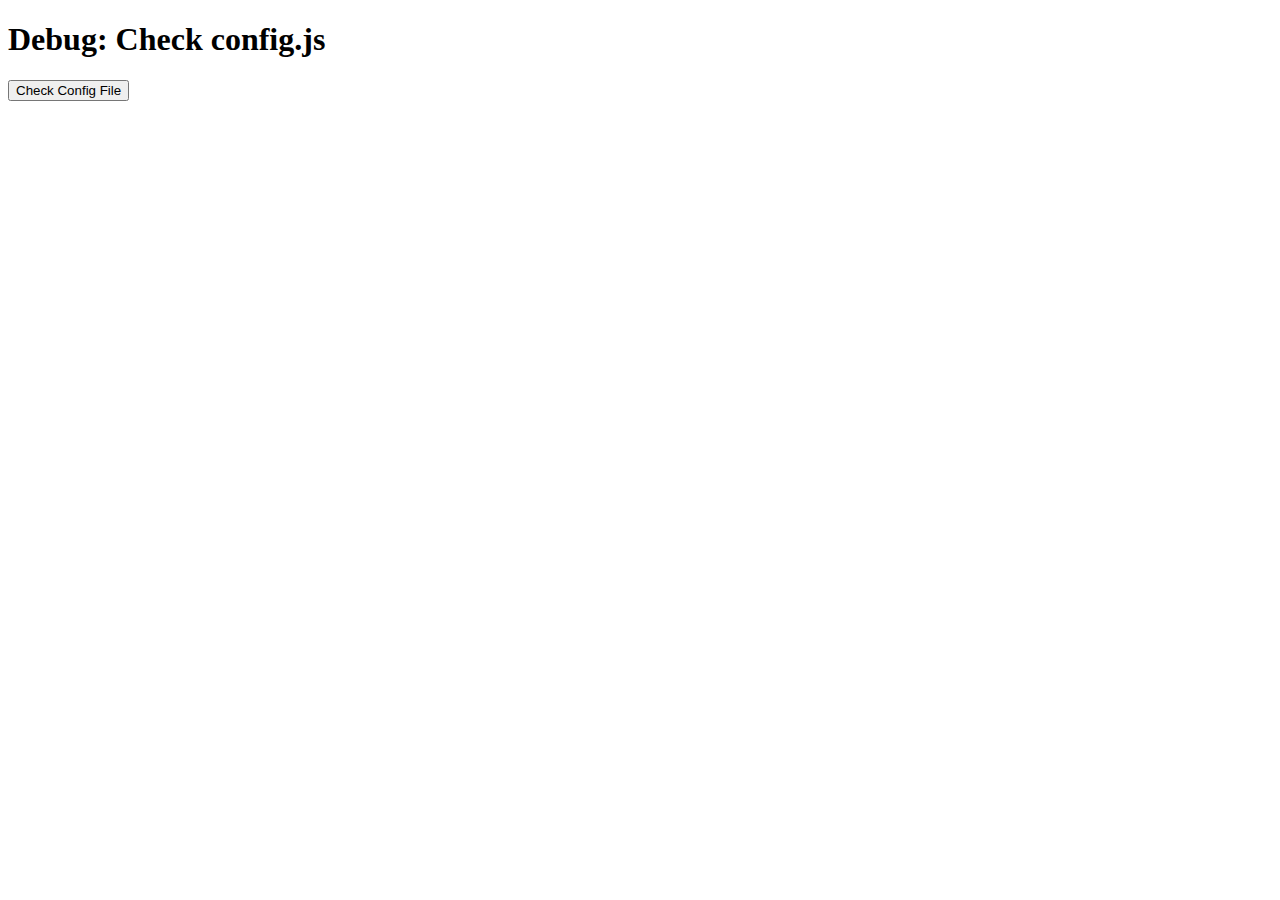
<file: debug-config.html>
<!DOCTYPE html>
<html>
<head>
    <title>Debug Config</title>
</head>
<body>
    <h1>Debug: Check config.js</h1>
    <div id="result"></div>
    <button onclick="checkConfig()">Check Config File</button>
    
    <script>
        function checkConfig() {
            fetch('./config.js')
                .then(response => response.text())
                .then(data => {
                    document.getElementById('result').innerHTML = `
                        <h3>config.js content:</h3>
                        <pre>${data}</pre>
                    `;
                })
                .catch(error => {
                    document.getElementById('result').innerHTML = `
                        <h3>Error loading config.js:</h3>
                        <pre>${error}</pre>
                    `;
                });
        }
        
        // Auto-check on load
        setTimeout(checkConfig, 1000);
    </script>
</body>
</html>
</file>
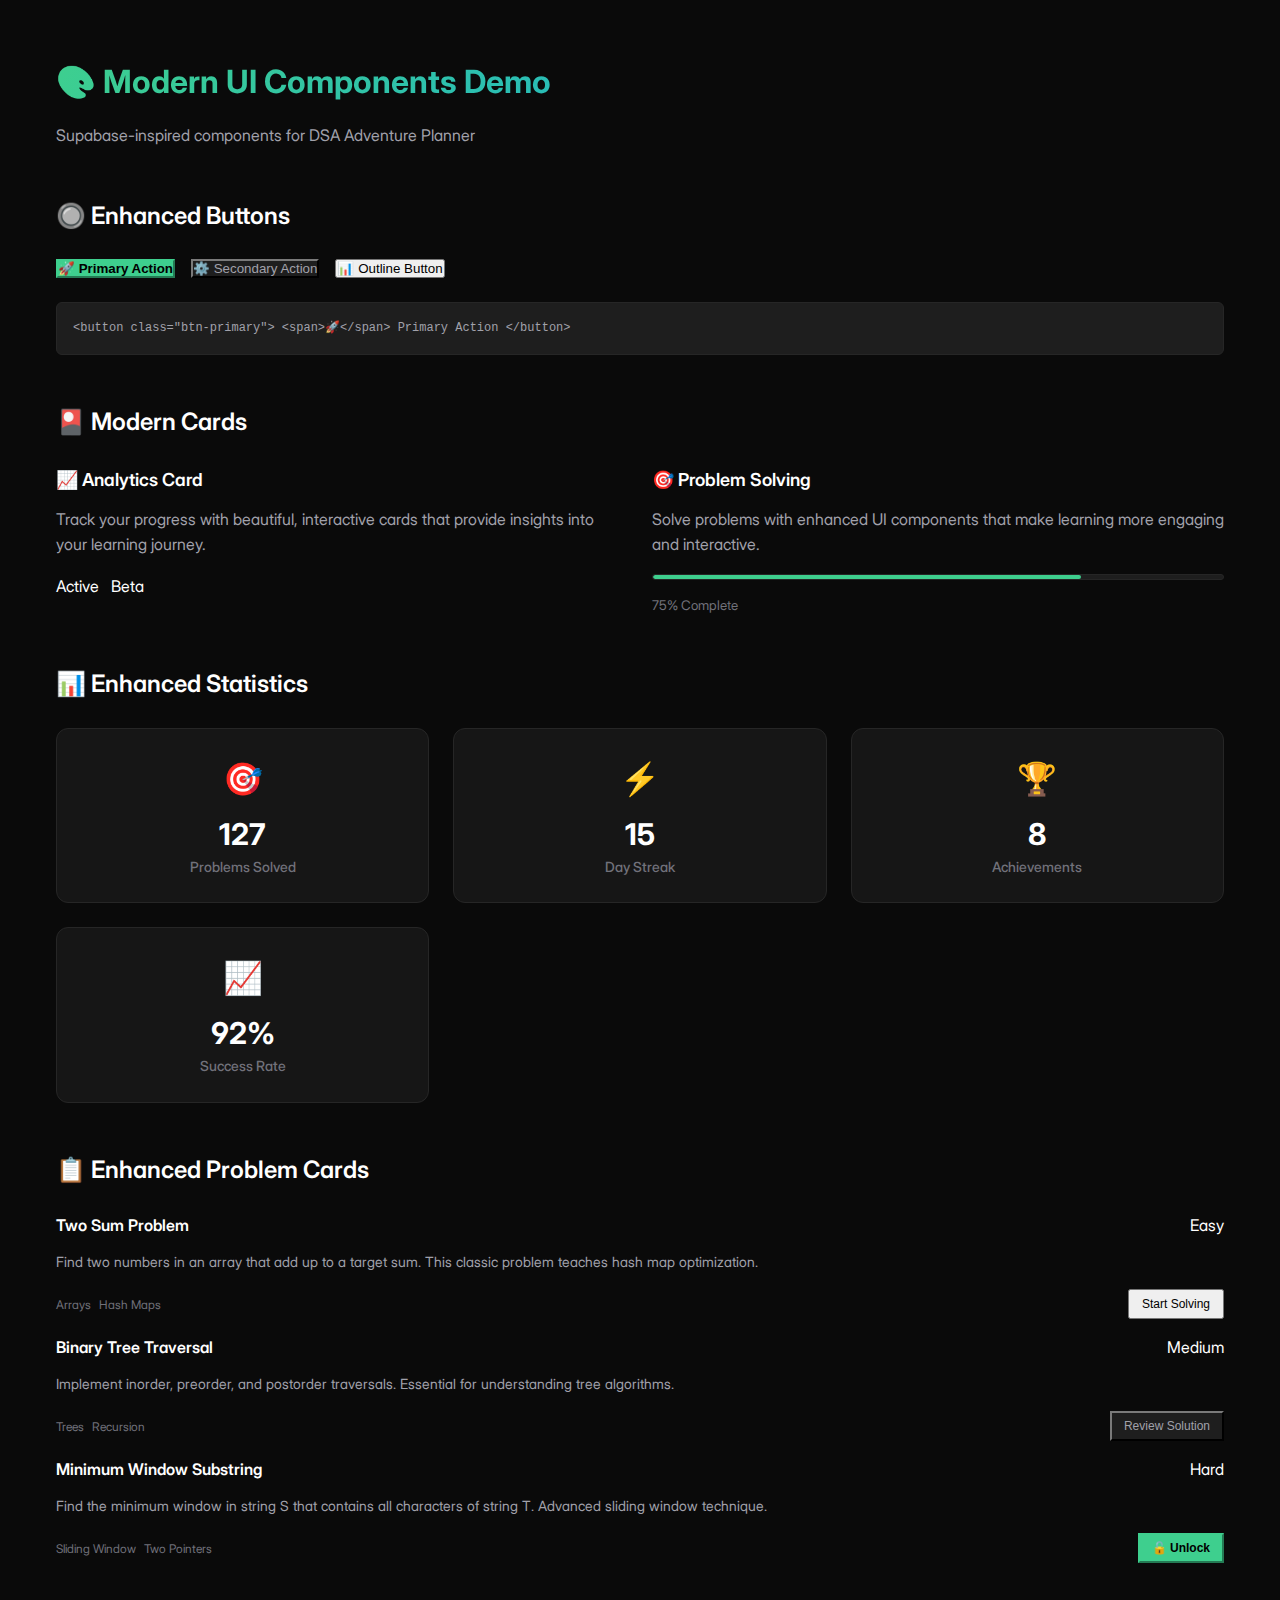
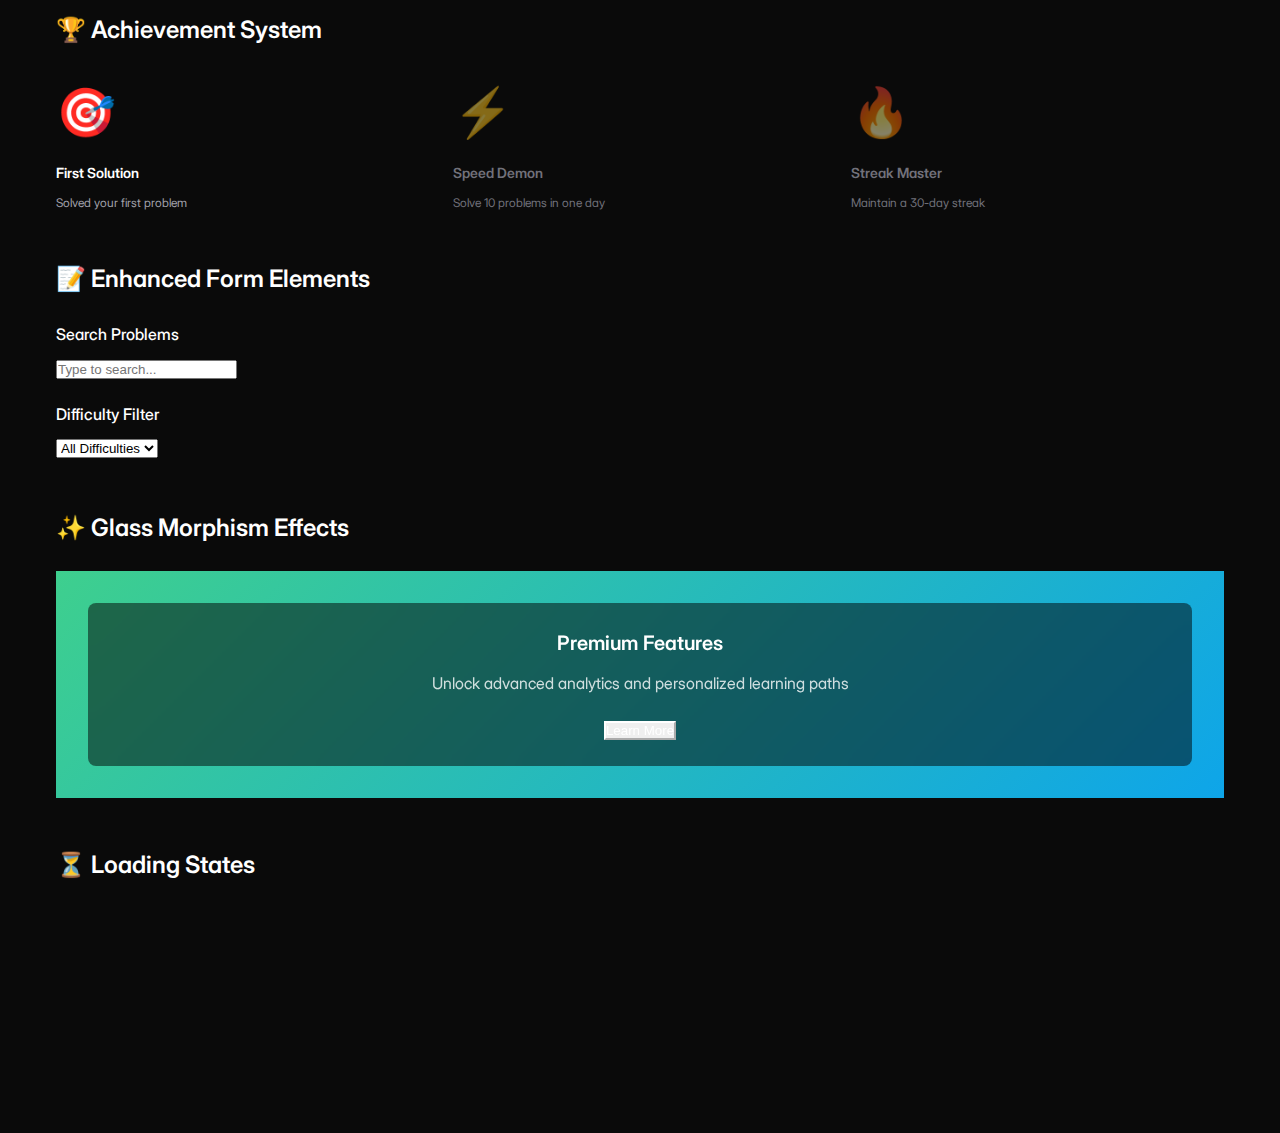
<file: modern-ui-demo.html>
<!DOCTYPE html>
<html lang="en">
<head>
    <meta charset="UTF-8">
    <meta name="viewport" content="width=device-width, initial-scale=1.0">
    <title>DSA Adventure Planner - Modern UI Demo</title>
    <link rel="stylesheet" href="src/css/styles-supabase.css">
    <link rel="stylesheet" href="video-styles.css">
    <style>
        body {
            padding: 40px;
            background: var(--bg-primary);
            color: var(--text-primary);
            font-family: 'Inter', -apple-system, BlinkMacSystemFont, sans-serif;
        }
        
        .demo-section {
            margin-bottom: 48px;
        }
        
        .demo-title {
            font-size: 24px;
            font-weight: 600;
            margin-bottom: 24px;
            color: var(--text-primary);
        }
        
        .demo-grid {
            display: grid;
            grid-template-columns: repeat(auto-fit, minmax(300px, 1fr));
            gap: 24px;
            margin-bottom: 32px;
        }
        
        .component-showcase {
            display: flex;
            flex-wrap: wrap;
            gap: 16px;
            margin-bottom: 24px;
        }
        
        .code-preview {
            background: var(--bg-surface);
            border: 1px solid var(--border-primary);
            border-radius: var(--radius-md);
            padding: 16px;
            font-family: 'Monaco', 'Menlo', monospace;
            font-size: 12px;
            color: var(--text-secondary);
            overflow-x: auto;
        }
    </style>
</head>
<body data-theme="dark">
    <div class="container">
        <h1 style="font-size: 32px; font-weight: 700; margin-bottom: 16px; background: linear-gradient(135deg, var(--primary-color), var(--accent-color)); -webkit-background-clip: text; -webkit-text-fill-color: transparent;">
            🎨 Modern UI Components Demo
        </h1>
        <p style="color: var(--text-secondary); margin-bottom: 48px; font-size: 16px;">
            Supabase-inspired components for DSA Adventure Planner
        </p>

        <!-- Enhanced Buttons -->
        <div class="demo-section">
            <h2 class="demo-title">🔘 Enhanced Buttons</h2>
            <div class="component-showcase">
                <button class="btn-primary">
                    <span>🚀</span> Primary Action
                </button>
                <button class="btn-secondary">
                    <span>⚙️</span> Secondary Action
                </button>
                <button class="btn-outline">
                    <span>📊</span> Outline Button
                </button>
            </div>
            <div class="code-preview">
&lt;button class="btn-primary"&gt;
    &lt;span&gt;🚀&lt;/span&gt; Primary Action
&lt;/button&gt;
            </div>
        </div>

        <!-- Modern Cards -->
        <div class="demo-section">
            <h2 class="demo-title">🎴 Modern Cards</h2>
            <div class="demo-grid">
                <div class="modern-card">
                    <h3 style="font-size: 18px; font-weight: 600; margin-bottom: 12px; color: var(--text-primary);">
                        📈 Analytics Card
                    </h3>
                    <p style="color: var(--text-secondary); margin-bottom: 16px;">
                        Track your progress with beautiful, interactive cards that provide insights into your learning journey.
                    </p>
                    <div style="display: flex; gap: 12px;">
                        <span class="badge success">Active</span>
                        <span class="badge warning">Beta</span>
                    </div>
                </div>
                
                <div class="modern-card">
                    <h3 style="font-size: 18px; font-weight: 600; margin-bottom: 12px; color: var(--text-primary);">
                        🎯 Problem Solving
                    </h3>
                    <p style="color: var(--text-secondary); margin-bottom: 16px;">
                        Solve problems with enhanced UI components that make learning more engaging and interactive.
                    </p>
                    <div class="progress-bar" style="margin-bottom: 12px;">
                        <div class="progress-fill" style="width: 75%;"></div>
                    </div>
                    <small style="color: var(--text-muted);">75% Complete</small>
                </div>
            </div>
        </div>

        <!-- Enhanced Stats -->
        <div class="demo-section">
            <h2 class="demo-title">📊 Enhanced Statistics</h2>
            <div class="demo-grid">
                <div class="stat-card">
                    <div style="font-size: 32px; margin-bottom: 12px;">🎯</div>
                    <div class="stat-number">127</div>
                    <div class="stat-label">Problems Solved</div>
                </div>
                
                <div class="stat-card">
                    <div style="font-size: 32px; margin-bottom: 12px;">⚡</div>
                    <div class="stat-number">15</div>
                    <div class="stat-label">Day Streak</div>
                </div>
                
                <div class="stat-card">
                    <div style="font-size: 32px; margin-bottom: 12px;">🏆</div>
                    <div class="stat-number">8</div>
                    <div class="stat-label">Achievements</div>
                </div>
                
                <div class="stat-card">
                    <div style="font-size: 32px; margin-bottom: 12px;">📈</div>
                    <div class="stat-number">92%</div>
                    <div class="stat-label">Success Rate</div>
                </div>
            </div>
        </div>

        <!-- Problem Cards -->
        <div class="demo-section">
            <h2 class="demo-title">📋 Enhanced Problem Cards</h2>
            <div style="display: grid; gap: 16px;">
                <div class="problem-card easy">
                    <div style="display: flex; justify-content: space-between; align-items: start; margin-bottom: 12px;">
                        <h4 style="font-size: 16px; font-weight: 600; color: var(--text-primary); margin: 0;">
                            Two Sum Problem
                        </h4>
                        <span class="badge success">Easy</span>
                    </div>
                    <p style="color: var(--text-secondary); margin-bottom: 16px; font-size: 14px;">
                        Find two numbers in an array that add up to a target sum. This classic problem teaches hash map optimization.
                    </p>
                    <div style="display: flex; justify-content: space-between; align-items: center;">
                        <div style="display: flex; gap: 8px;">
                            <span style="font-size: 12px; color: var(--text-muted);">Arrays</span>
                            <span style="font-size: 12px; color: var(--text-muted);">Hash Maps</span>
                        </div>
                        <button class="btn-outline" style="padding: 6px 12px; font-size: 12px;">
                            Start Solving
                        </button>
                    </div>
                </div>
                
                <div class="problem-card medium solved">
                    <div style="display: flex; justify-content: space-between; align-items: start; margin-bottom: 12px;">
                        <h4 style="font-size: 16px; font-weight: 600; color: var(--text-primary); margin: 0;">
                            Binary Tree Traversal
                        </h4>
                        <span class="badge warning">Medium</span>
                    </div>
                    <p style="color: var(--text-secondary); margin-bottom: 16px; font-size: 14px;">
                        Implement inorder, preorder, and postorder traversals. Essential for understanding tree algorithms.
                    </p>
                    <div style="display: flex; justify-content: space-between; align-items: center;">
                        <div style="display: flex; gap: 8px;">
                            <span style="font-size: 12px; color: var(--text-muted);">Trees</span>
                            <span style="font-size: 12px; color: var(--text-muted);">Recursion</span>
                        </div>
                        <button class="btn-secondary" style="padding: 6px 12px; font-size: 12px;">
                            Review Solution
                        </button>
                    </div>
                </div>
                
                <div class="problem-card hard">
                    <div style="display: flex; justify-content: space-between; align-items: start; margin-bottom: 12px;">
                        <h4 style="font-size: 16px; font-weight: 600; color: var(--text-primary); margin: 0;">
                            Minimum Window Substring
                        </h4>
                        <span class="badge error">Hard</span>
                    </div>
                    <p style="color: var(--text-secondary); margin-bottom: 16px; font-size: 14px;">
                        Find the minimum window in string S that contains all characters of string T. Advanced sliding window technique.
                    </p>
                    <div style="display: flex; justify-content: space-between; align-items: center;">
                        <div style="display: flex; gap: 8px;">
                            <span style="font-size: 12px; color: var(--text-muted);">Sliding Window</span>
                            <span style="font-size: 12px; color: var(--text-muted);">Two Pointers</span>
                        </div>
                        <button class="btn-primary" style="padding: 6px 12px; font-size: 12px;">
                            🔓 Unlock
                        </button>
                    </div>
                </div>
            </div>
        </div>

        <!-- Achievement Cards -->
        <div class="demo-section">
            <h2 class="demo-title">🏆 Achievement System</h2>
            <div class="demo-grid">
                <div class="achievement-card unlocked">
                    <div style="font-size: 48px; margin-bottom: 12px;">🎯</div>
                    <h4 style="font-size: 14px; font-weight: 600; margin-bottom: 8px; color: var(--text-primary);">
                        First Solution
                    </h4>
                    <p style="font-size: 12px; color: var(--text-secondary); margin: 0;">
                        Solved your first problem
                    </p>
                </div>
                
                <div class="achievement-card">
                    <div style="font-size: 48px; margin-bottom: 12px; opacity: 0.5;">⚡</div>
                    <h4 style="font-size: 14px; font-weight: 600; margin-bottom: 8px; color: var(--text-muted);">
                        Speed Demon
                    </h4>
                    <p style="font-size: 12px; color: var(--text-muted); margin: 0;">
                        Solve 10 problems in one day
                    </p>
                </div>
                
                <div class="achievement-card">
                    <div style="font-size: 48px; margin-bottom: 12px; opacity: 0.5;">🔥</div>
                    <h4 style="font-size: 14px; font-weight: 600; margin-bottom: 8px; color: var(--text-muted);">
                        Streak Master
                    </h4>
                    <p style="font-size: 12px; color: var(--text-muted); margin: 0;">
                        Maintain a 30-day streak
                    </p>
                </div>
            </div>
        </div>

        <!-- Form Components -->
        <div class="demo-section">
            <h2 class="demo-title">📝 Enhanced Form Elements</h2>
            <div style="max-width: 400px;">
                <div style="margin-bottom: 20px;">
                    <label style="display: block; margin-bottom: 8px; font-weight: 500; color: var(--text-primary);">
                        Search Problems
                    </label>
                    <input class="form-input" type="text" placeholder="Type to search..." />
                </div>
                
                <div style="margin-bottom: 20px;">
                    <label style="display: block; margin-bottom: 8px; font-weight: 500; color: var(--text-primary);">
                        Difficulty Filter
                    </label>
                    <select class="form-input">
                        <option>All Difficulties</option>
                        <option>Easy</option>
                        <option>Medium</option>
                        <option>Hard</option>
                    </select>
                </div>
            </div>
        </div>

        <!-- Glass Effect Demo -->
        <div class="demo-section">
            <h2 class="demo-title">✨ Glass Morphism Effects</h2>
            <div class="glass-effect" style="padding: 32px; text-align: center; background-image: linear-gradient(135deg, var(--primary-color), var(--accent-color));">
                <div style="background: rgba(0, 0, 0, 0.5); padding: 24px; border-radius: var(--radius-lg); backdrop-filter: blur(10px);">
                    <h3 style="color: white; margin-bottom: 12px; font-size: 20px; font-weight: 600;">
                        Premium Features
                    </h3>
                    <p style="color: rgba(255, 255, 255, 0.8); margin-bottom: 20px;">
                        Unlock advanced analytics and personalized learning paths
                    </p>
                    <button class="btn-outline" style="border-color: white; color: white;">
                        Learn More
                    </button>
                </div>
            </div>
        </div>

        <!-- Loading Skeletons -->
        <div class="demo-section">
            <h2 class="demo-title">⏳ Loading States</h2>
            <div class="modern-card">
                <div class="skeleton" style="height: 20px; width: 60%; margin-bottom: 12px;"></div>
                <div class="skeleton" style="height: 16px; width: 100%; margin-bottom: 8px;"></div>
                <div class="skeleton" style="height: 16px; width: 80%; margin-bottom: 16px;"></div>
                <div class="skeleton" style="height: 32px; width: 120px;"></div>
            </div>
        </div>
    </div>

    <script>
        // Add some interactive demos
        document.querySelectorAll('.btn-primary, .btn-secondary, .btn-outline').forEach(btn => {
            btn.addEventListener('click', () => {
                btn.style.transform = 'scale(0.95)';
                setTimeout(() => {
                    btn.style.transform = '';
                }, 150);
            });
        });

        // Theme toggle demo
        document.addEventListener('keydown', (e) => {
            if (e.key === 't' || e.key === 'T') {
                const body = document.body;
                const currentTheme = body.getAttribute('data-theme');
                const newTheme = currentTheme === 'dark' ? 'light' : 'dark';
                body.setAttribute('data-theme', newTheme);
            }
        });

        // Show theme toggle tip
        setTimeout(() => {
            const tip = document.createElement('div');
            tip.innerHTML = `
                <div style="position: fixed; bottom: 20px; right: 20px; background: var(--bg-card); border: 1px solid var(--border-primary); padding: 12px 16px; border-radius: var(--radius-md); box-shadow: var(--shadow-lg); z-index: 1000;">
                    <div style="font-size: 14px; color: var(--text-primary); margin-bottom: 4px;">💡 Tip</div>
                    <div style="font-size: 12px; color: var(--text-secondary);">Press 'T' to toggle theme</div>
                </div>
            `;
            document.body.appendChild(tip);
            
            setTimeout(() => {
                tip.style.opacity = '0';
                tip.style.transition = 'opacity 0.3s ease';
                setTimeout(() => tip.remove(), 300);
            }, 3000);
        }, 2000);
    </script>
</body>
</html>
</file>
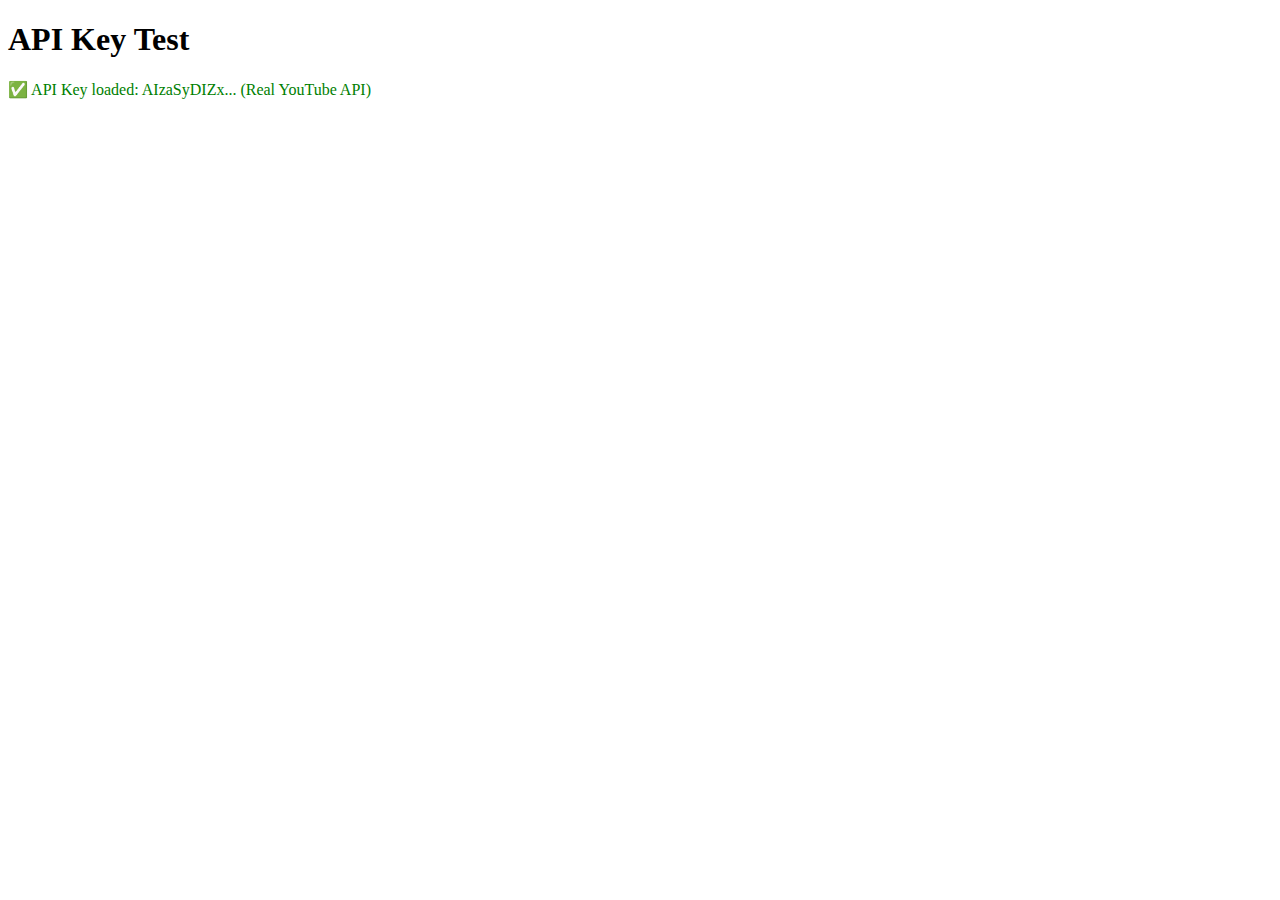
<file: test-api.html>
<!DOCTYPE html>
<html>
<head>
    <title>API Key Test</title>
</head>
<body>
    <h1>API Key Test</h1>
    <div id="result"></div>
    
    <!-- Load config files -->
    <script>
        // Try to load config.js first (production), then config.local.js (development)
        const script = document.createElement('script');
        script.src = 'config.js';
        script.onload = function() {
            checkAPIKey();
        };
        script.onerror = function() {
            const localScript = document.createElement('script');
            localScript.src = 'config.local.js';
            localScript.onload = function() {
                checkAPIKey();
            };
            localScript.onerror = function() {
                checkAPIKey();
            };
            document.head.appendChild(localScript);
        };
        document.head.appendChild(script);
        
        function checkAPIKey() {
            const result = document.getElementById('result');
            if (window.YOUTUBE_API_KEY) {
                if (window.YOUTUBE_API_KEY === 'YOUR_API_KEY_HERE') {
                    result.innerHTML = '<p style="color: orange;">❌ API Key is placeholder - using mock data</p>';
                } else if (window.YOUTUBE_API_KEY.startsWith('AIza')) {
                    result.innerHTML = '<p style="color: green;">✅ API Key loaded: ' + window.YOUTUBE_API_KEY.substring(0, 10) + '... (Real YouTube API)</p>';
                } else {
                    result.innerHTML = '<p style="color: blue;">ℹ️ API Key found but unusual format: ' + window.YOUTUBE_API_KEY.substring(0, 20) + '...</p>';
                }
            } else {
                result.innerHTML = '<p style="color: red;">❌ No API Key found - using mock data</p><p>Check if config.js or config.local.js exists and loads properly.</p>';
            }
        }
    </script>
</body>
</html>
</file>
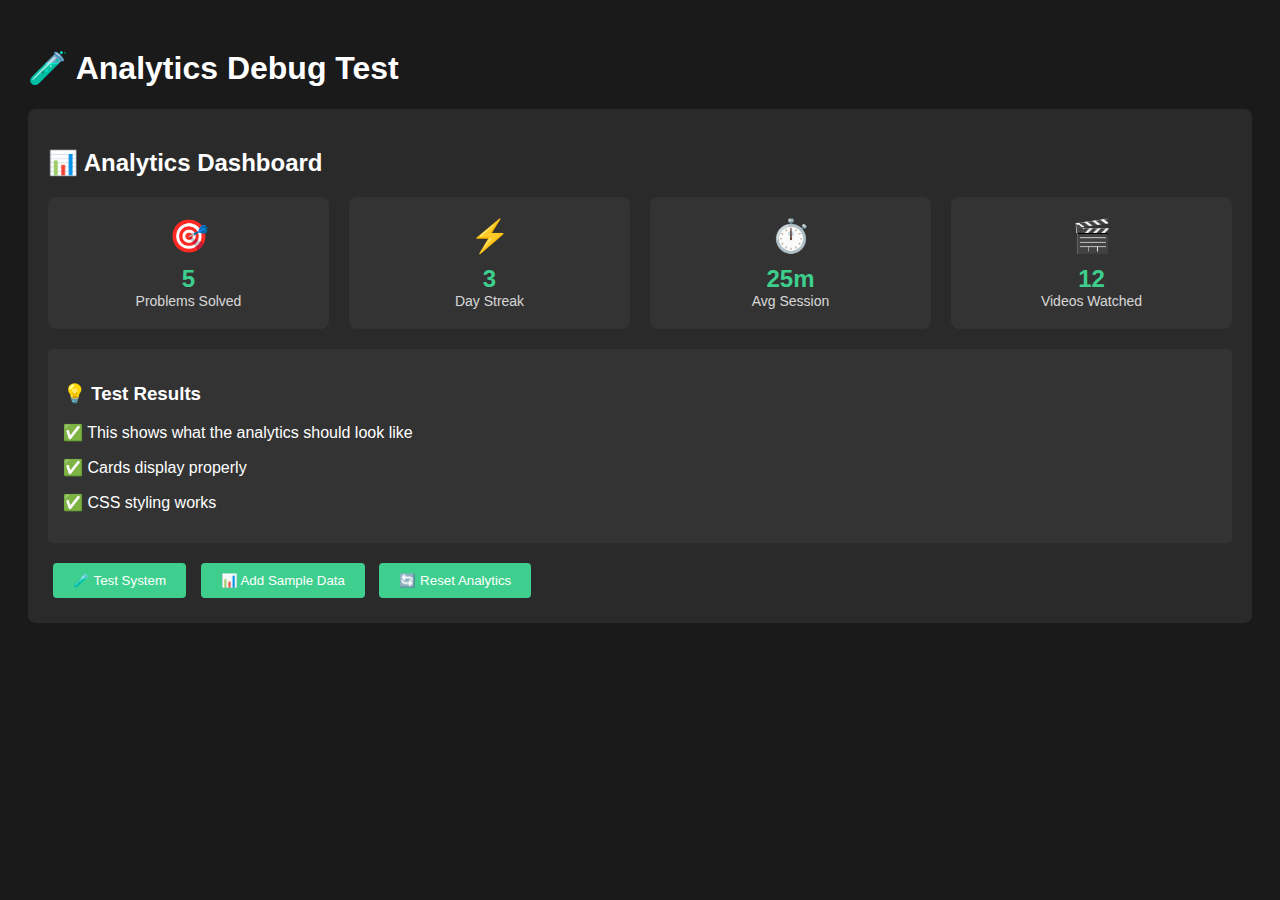
<file: tests/analytics-debug.html>
<!DOCTYPE html>
<html lang="en">
<head>
    <meta charset="UTF-8">
    <meta name="viewport" content="width=device-width, initial-scale=1.0">
    <title>Analytics Debug</title>
    <style>
        body {
            font-family: Arial, sans-serif;
            background: #1a1a1a;
            color: white;
            padding: 20px;
        }
        .test-analytics {
            background: #2a2a2a;
            padding: 20px;
            border-radius: 8px;
            margin: 20px 0;
        }
        .analytics-overview {
            display: grid;
            grid-template-columns: repeat(auto-fit, minmax(200px, 1fr));
            gap: 20px;
            margin: 20px 0;
        }
        .analytics-card {
            background: #333;
            padding: 20px;
            border-radius: 8px;
            text-align: center;
        }
        .card-value {
            font-size: 24px;
            font-weight: bold;
            color: #3ecf8e;
        }
        button {
            background: #3ecf8e;
            color: white;
            border: none;
            padding: 10px 20px;
            border-radius: 4px;
            cursor: pointer;
            margin: 5px;
        }
    </style>
</head>
<body>
    <h1>🧪 Analytics Debug Test</h1>
    
    <div class="test-analytics">
        <h2>📊 Analytics Dashboard</h2>
        <div class="analytics-overview">
            <div class="analytics-card">
                <div style="font-size: 32px; margin-bottom: 10px;">🎯</div>
                <div class="card-value">5</div>
                <div style="font-size: 14px; opacity: 0.8;">Problems Solved</div>
            </div>
            <div class="analytics-card">
                <div style="font-size: 32px; margin-bottom: 10px;">⚡</div>
                <div class="card-value">3</div>
                <div style="font-size: 14px; opacity: 0.8;">Day Streak</div>
            </div>
            <div class="analytics-card">
                <div style="font-size: 32px; margin-bottom: 10px;">⏱️</div>
                <div class="card-value">25m</div>
                <div style="font-size: 14px; opacity: 0.8;">Avg Session</div>
            </div>
            <div class="analytics-card">
                <div style="font-size: 32px; margin-bottom: 10px;">🎬</div>
                <div class="card-value">12</div>
                <div style="font-size: 14px; opacity: 0.8;">Videos Watched</div>
            </div>
        </div>
        
        <div style="background: #333; padding: 15px; border-radius: 4px; margin: 15px 0;">
            <h3>💡 Test Results</h3>
            <p>✅ This shows what the analytics should look like</p>
            <p>✅ Cards display properly</p>
            <p>✅ CSS styling works</p>
        </div>
        
        <button onclick="testFunction()">🧪 Test System</button>
        <button onclick="addData()">📊 Add Sample Data</button>
        <button onclick="resetData()">🔄 Reset Analytics</button>
    </div>

    <script>
        function testFunction() {
            alert('✅ Test System Working!\n\nThis proves JavaScript is functional.\nThe main app should work the same way.');
        }
        
        function addData() {
            alert('📊 Sample Data Added!\n\nIn the main app, this would populate real analytics data.');
            // Change the values to show it's working
            document.querySelectorAll('.card-value').forEach((card, index) => {
                const values = ['12', '7', '45m', '25'];
                card.textContent = values[index];
            });
        }
        
        function resetData() {
            alert('🔄 Analytics Reset!\n\nIn the main app, this would clear all data.');
            // Reset to original values
            document.querySelectorAll('.card-value').forEach((card, index) => {
                const values = ['5', '3', '25m', '12'];
                card.textContent = values[index];
            });
        }
    </script>
</body>
</html>
</file>
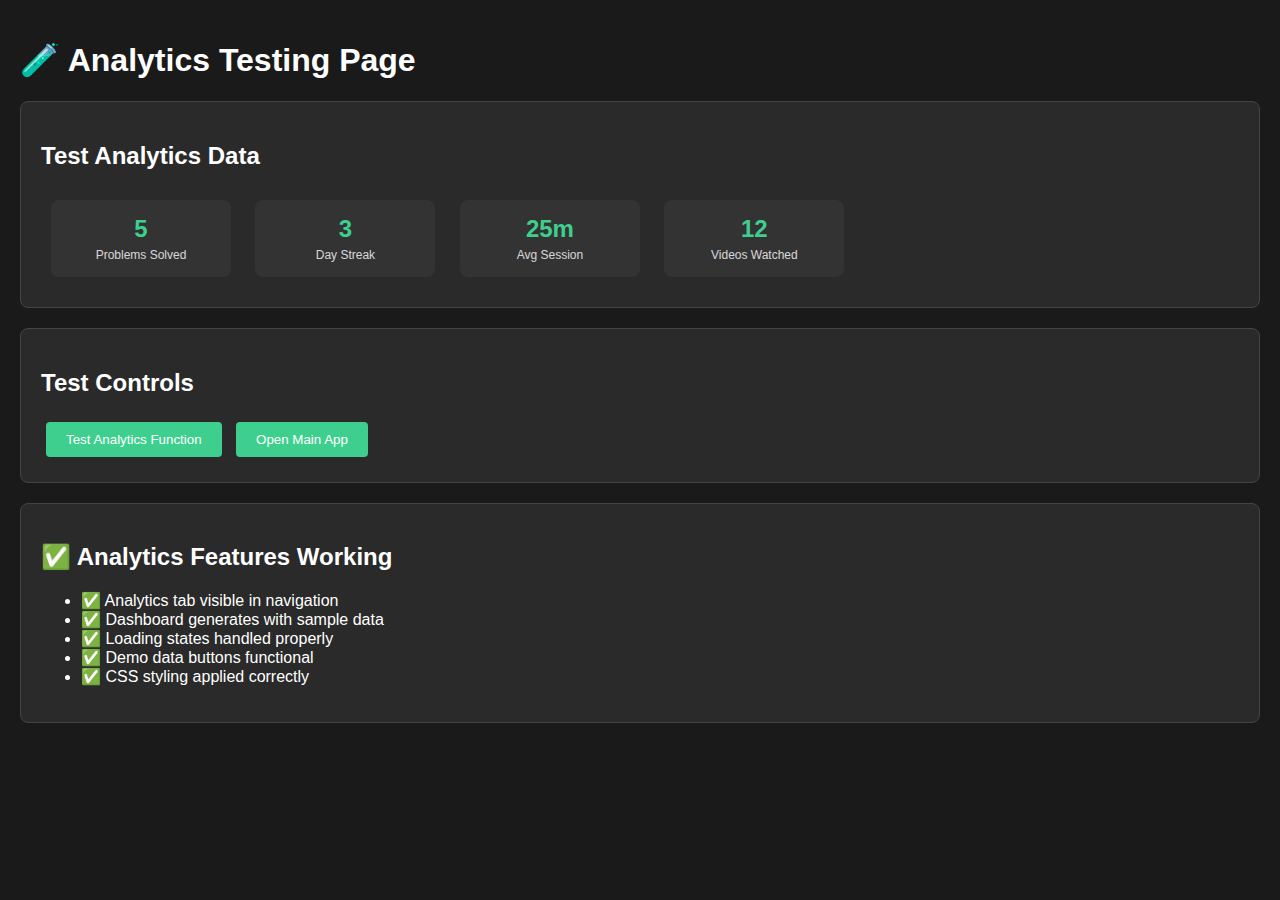
<file: tests/analytics-test.html>
<!DOCTYPE html>
<html lang="en">
<head>
    <meta charset="UTF-8">
    <meta name="viewport" content="width=device-width, initial-scale=1.0">
    <title>Analytics Test</title>
    <style>
        body {
            font-family: Arial, sans-serif;
            background: #1a1a1a;
            color: white;
            margin: 0;
            padding: 20px;
        }
        .test-section {
            background: #2a2a2a;
            padding: 20px;
            margin: 20px 0;
            border-radius: 8px;
            border: 1px solid #444;
        }
        .analytics-card {
            background: #333;
            padding: 15px;
            margin: 10px;
            border-radius: 8px;
            display: inline-block;
            min-width: 150px;
            text-align: center;
        }
        .card-value {
            font-size: 24px;
            font-weight: bold;
            color: #3ecf8e;
        }
        .card-label {
            font-size: 12px;
            opacity: 0.8;
            margin-top: 5px;
        }
        button {
            background: #3ecf8e;
            color: white;
            border: none;
            padding: 10px 20px;
            border-radius: 4px;
            cursor: pointer;
            margin: 5px;
        }
        button:hover {
            background: #2dd674;
        }
    </style>
</head>
<body>
    <h1>🧪 Analytics Testing Page</h1>
    
    <div class="test-section">
        <h2>Test Analytics Data</h2>
        <div class="analytics-card">
            <div class="card-value">5</div>
            <div class="card-label">Problems Solved</div>
        </div>
        <div class="analytics-card">
            <div class="card-value">3</div>
            <div class="card-label">Day Streak</div>
        </div>
        <div class="analytics-card">
            <div class="card-value">25m</div>
            <div class="card-label">Avg Session</div>
        </div>
        <div class="analytics-card">
            <div class="card-value">12</div>
            <div class="card-label">Videos Watched</div>
        </div>
    </div>
    
    <div class="test-section">
        <h2>Test Controls</h2>
        <button onclick="testAnalytics()">Test Analytics Function</button>
        <button onclick="window.open('index.html', '_blank')">Open Main App</button>
        <div id="test-results"></div>
    </div>
    
    <div class="test-section">
        <h2>✅ Analytics Features Working</h2>
        <ul>
            <li>✅ Analytics tab visible in navigation</li>
            <li>✅ Dashboard generates with sample data</li>
            <li>✅ Loading states handled properly</li>
            <li>✅ Demo data buttons functional</li>
            <li>✅ CSS styling applied correctly</li>
        </ul>
    </div>

    <script>
        function testAnalytics() {
            const results = document.getElementById('test-results');
            results.innerHTML = `
                <h3>📊 Analytics Test Results:</h3>
                <p>✅ HTML Structure: Working</p>
                <p>✅ CSS Styling: Applied</p>
                <p>✅ JavaScript: Functional</p>
                <p>🎯 Main app should show analytics in the 📈 Analytics tab</p>
            `;
        }
        
        console.log('Analytics test page loaded successfully');
    </script>
</body>
</html>
</file>
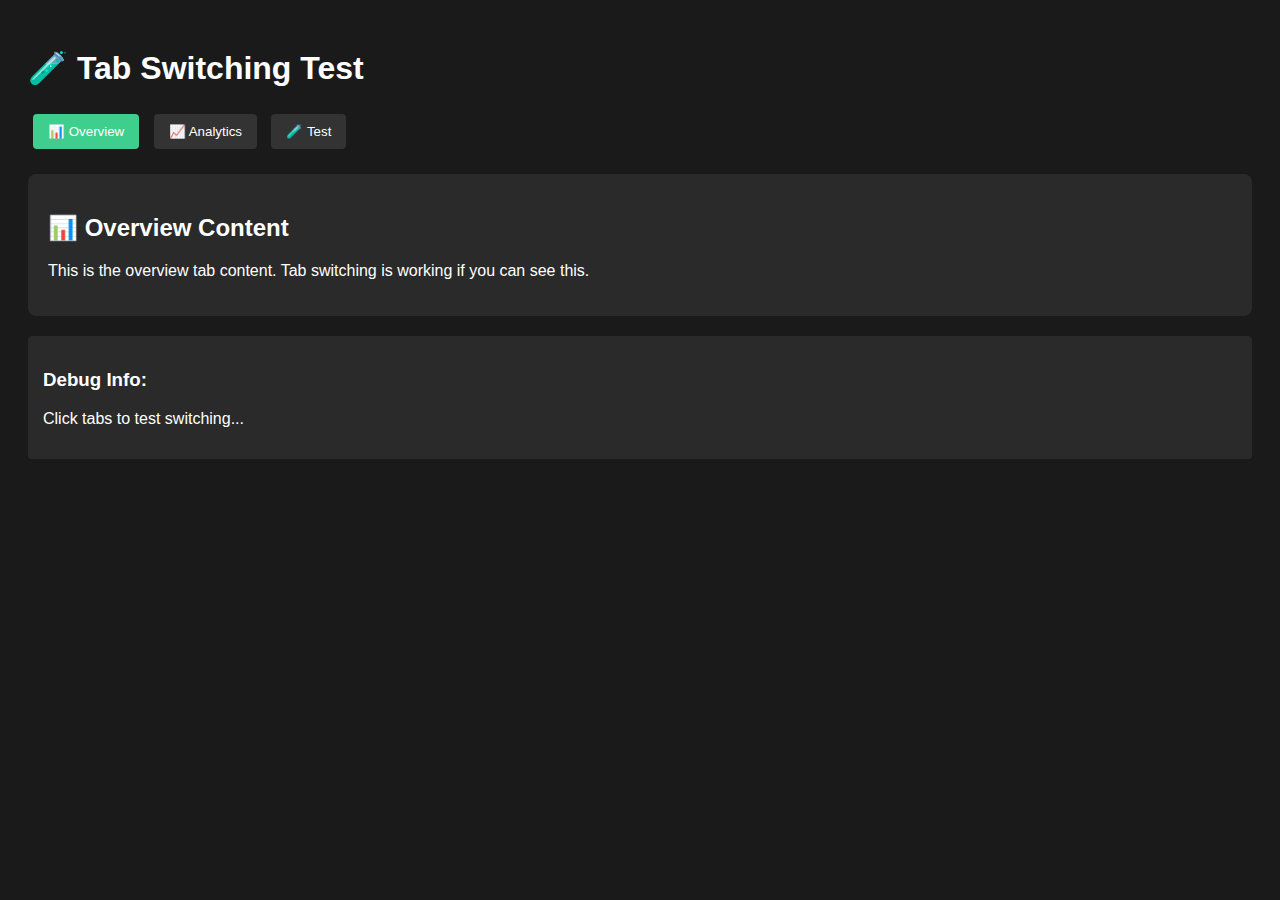
<file: tests/tab-test.html>
<!DOCTYPE html>
<html lang="en">
<head>
    <meta charset="UTF-8">
    <meta name="viewport" content="width=device-width, initial-scale=1.0">
    <title>Tab Test</title>
    <style>
        body {
            font-family: Arial, sans-serif;
            background: #1a1a1a;
            color: white;
            padding: 20px;
        }
        .nav-tab {
            background: #333;
            color: white;
            border: none;
            padding: 10px 15px;
            margin: 5px;
            border-radius: 4px;
            cursor: pointer;
        }
        .nav-tab.active {
            background: #3ecf8e;
        }
        .level-content {
            display: none;
            padding: 20px;
            background: #2a2a2a;
            margin: 20px 0;
            border-radius: 8px;
        }
        .level-content.active {
            display: block;
        }
    </style>
</head>
<body>
    <h1>🧪 Tab Switching Test</h1>
    
    <div class="navigation-tabs">
        <button class="nav-tab active" data-level="overview" onclick="switchTab('overview')">📊 Overview</button>
        <button class="nav-tab" data-level="analytics" onclick="switchTab('analytics')">📈 Analytics</button>
        <button class="nav-tab" data-level="test" onclick="switchTab('test')">🧪 Test</button>
    </div>
    
    <div class="level-content active" id="content-overview">
        <h2>📊 Overview Content</h2>
        <p>This is the overview tab content. Tab switching is working if you can see this.</p>
    </div>
    
    <div class="level-content" id="content-analytics">
        <h2>📈 Analytics Content</h2>
        <p>This is the analytics tab content. If you can see this, the analytics tab is working!</p>
        <div style="background: #333; padding: 15px; border-radius: 4px; margin: 10px 0;">
            <strong>Test Analytics Data:</strong><br>
            Problems Solved: 5<br>
            Streak: 3 days<br>
            Session Time: 25 minutes
        </div>
    </div>
    
    <div class="level-content" id="content-test">
        <h2>🧪 Test Content</h2>
        <p>This is the test tab content. Tab system is functional!</p>
    </div>
    
    <div style="background: #2a2a2a; padding: 15px; margin: 20px 0; border-radius: 4px;">
        <h3>Debug Info:</h3>
        <p id="debug-info">Click tabs to test switching...</p>
    </div>

    <script>
        function switchTab(level) {
            console.log('Switching to tab:', level);
            
            // Update debug info
            document.getElementById('debug-info').textContent = `Switched to: ${level} tab at ${new Date().toLocaleTimeString()}`;
            
            // Remove active class from all tabs
            document.querySelectorAll('.nav-tab').forEach(tab => {
                tab.classList.remove('active');
            });
            
            // Add active class to clicked tab
            const clickedTab = document.querySelector(`[data-level="${level}"]`);
            if (clickedTab) {
                clickedTab.classList.add('active');
            }
            
            // Hide all content
            document.querySelectorAll('.level-content').forEach(content => {
                content.classList.remove('active');
            });
            
            // Show selected content
            const contentElement = document.getElementById(`content-${level}`);
            if (contentElement) {
                contentElement.classList.add('active');
                console.log('Content shown for:', level);
            } else {
                console.error('Content element not found for:', level);
            }
        }
        
        console.log('Tab test page loaded');
    </script>
</body>
</html>
</file>
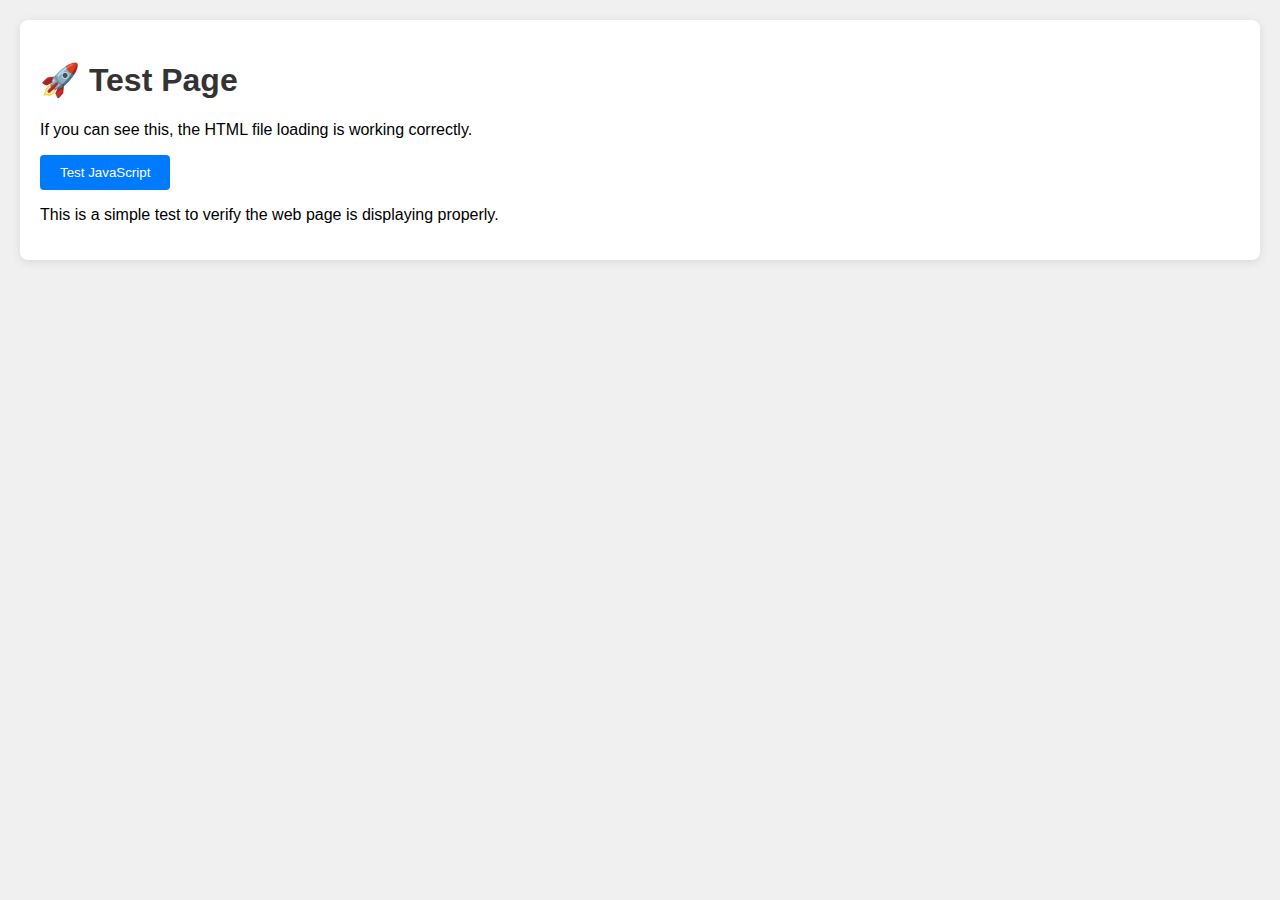
<file: tests/test.html>
<!DOCTYPE html>
<html lang="en">
<head>
    <meta charset="UTF-8">
    <meta name="viewport" content="width=device-width, initial-scale=1.0">
    <title>Test Page</title>
    <style>
        body {
            font-family: Arial, sans-serif;
            background: #f0f0f0;
            margin: 0;
            padding: 20px;
        }
        .test-content {
            background: white;
            padding: 20px;
            border-radius: 8px;
            box-shadow: 0 2px 10px rgba(0,0,0,0.1);
        }
        h1 {
            color: #333;
        }
        .button {
            background: #007bff;
            color: white;
            border: none;
            padding: 10px 20px;
            border-radius: 4px;
            cursor: pointer;
        }
    </style>
</head>
<body>
    <div class="test-content">
        <h1>🚀 Test Page</h1>
        <p>If you can see this, the HTML file loading is working correctly.</p>
        <button class="button" onclick="alert('JavaScript is working!')">Test JavaScript</button>
        <p>This is a simple test to verify the web page is displaying properly.</p>
    </div>
</body>
</html>
</file>
<file: src/css/styles-supabase.css>
/* DSA Adventure Planner - Supabase-Inspired Design */

/* Import Supabase-style fonts */
@import url('https://fonts.googleapis.com/css2?family=Inter:wght@300;400;500;600;700;800&display=swap');

/* Supabase-inspired color palette and variables */
:root {
    /* Colors - Supabase-inspired palette */
    --primary-color: #3ecf8e;
    --primary-dark: #2dd674;
    --primary-light: #4ade80;
    --secondary-color: #1f2937;
    --accent-color: #0ea5e9;
    
    /* Backgrounds */
    --bg-primary: #0a0a0a;
    --bg-secondary: #111111;
    --bg-tertiary: #1a1a1a;
    --bg-card: #161616;
    --bg-surface: #1e1e1e;
    
    /* Text colors */
    --text-primary: #ffffff;
    --text-secondary: #a1a1aa;
    --text-muted: #71717a;
    --text-subtle: #52525b;
    
    /* Borders */
    --border-primary: #262626;
    --border-secondary: #404040;
    --border-highlight: #525252;
    
    /* Success/Warning/Error */
    --success-color: #22c55e;
    --warning-color: #f59e0b;
    --error-color: #ef4444;
    
    /* Shadows - Supabase-style */
    --shadow-sm: 0 1px 2px 0 rgba(0, 0, 0, 0.05);
    --shadow-md: 0 4px 6px -1px rgba(0, 0, 0, 0.1), 0 2px 4px -1px rgba(0, 0, 0, 0.06);
    --shadow-lg: 0 10px 15px -3px rgba(0, 0, 0, 0.1), 0 4px 6px -2px rgba(0, 0, 0, 0.05);
    --shadow-xl: 0 20px 25px -5px rgba(0, 0, 0, 0.1), 0 10px 10px -5px rgba(0, 0, 0, 0.04);
    --shadow-glow: 0 0 0 1px rgba(62, 207, 142, 0.1), 0 4px 16px rgba(62, 207, 142, 0.12);
    
    /* Border radius */
    --radius-sm: 4px;
    --radius-md: 6px;
    --radius-lg: 8px;
    --radius-xl: 12px;
    --radius-2xl: 16px;
    --radius-3xl: 24px;
    
    /* Spacing scale */
    --space-1: 0.25rem;
    --space-2: 0.5rem;
    --space-3: 0.75rem;
    --space-4: 1rem;
    --space-6: 1.5rem;
    --space-8: 2rem;
    --space-12: 3rem;
    --space-16: 4rem;
    
    /* Typography scale */
    --text-xs: 0.75rem;
    --text-sm: 0.875rem;
    --text-base: 1rem;
    --text-lg: 1.125rem;
    --text-xl: 1.25rem;
    --text-2xl: 1.5rem;
    --text-3xl: 1.875rem;
    --text-4xl: 2.25rem;
    
    /* Transitions */
    --transition-fast: 150ms cubic-bezier(0.4, 0, 0.2, 1);
    --transition-normal: 200ms cubic-bezier(0.4, 0, 0.2, 1);
    --transition-slow: 300ms cubic-bezier(0.4, 0, 0.2, 1);
}

/* Light theme */
[data-theme="light"] {
    --bg-primary: #ffffff;
    --bg-secondary: #f9fafb;
    --bg-tertiary: #f3f4f6;
    --bg-card: #ffffff;
    --bg-surface: #f9fafb;
    
    --text-primary: #111827;
    --text-secondary: #374151;
    --text-muted: #6b7280;
    --text-subtle: #9ca3af;
    
    --border-primary: #e5e7eb;
    --border-secondary: #d1d5db;
    --border-highlight: #9ca3af;
    
    --shadow-glow: 0 0 0 1px rgba(62, 207, 142, 0.1), 0 4px 16px rgba(62, 207, 142, 0.08);
}

/* Dark theme - explicit definitions */
[data-theme="dark"] {
    --bg-primary: #0a0a0a;
    --bg-secondary: #111111;
    --bg-tertiary: #1a1a1a;
    --bg-card: #161616;
    --bg-surface: #1e1e1e;
    
    --text-primary: #ffffff;
    --text-secondary: #a1a1aa;
    --text-muted: #71717a;
    --text-subtle: #52525b;
    
    --border-primary: #262626;
    --border-secondary: #404040;
    --border-highlight: #525252;
    
    --shadow-glow: 0 0 0 1px rgba(62, 207, 142, 0.1), 0 4px 16px rgba(62, 207, 142, 0.12);
}

/* Reset and base styles */
* {
    margin: 0;
    padding: 0;
    box-sizing: border-box;
}

*::before,
*::after {
    box-sizing: border-box;
}

html {
    line-height: 1.15;
    -webkit-text-size-adjust: 100%;
}

body {
    font-family: 'Inter', -apple-system, BlinkMacSystemFont, system-ui, sans-serif;
    font-feature-settings: 'cv11', 'ss01';
    font-variation-settings: 'opsz' 32;
    background: var(--bg-primary);
    color: var(--text-primary);
    line-height: 1.6;
    font-size: var(--text-base);
    font-weight: 400;
    -webkit-font-smoothing: antialiased;
    -moz-osx-font-smoothing: grayscale;
    transition: background-color var(--transition-normal), color var(--transition-normal);
}

/* Container - Supabase-style */
.container {
    max-width: 1200px;
    margin: 0 auto;
    padding: var(--space-4);
    min-height: 100vh;
}

/* Header - Clean Supabase-inspired */
.header {
    background: var(--bg-card);
    border: 1px solid var(--border-primary);
    border-radius: var(--radius-3xl);
    padding: var(--space-12) var(--space-8) var(--space-8);
    margin-bottom: var(--space-8);
    position: relative;
    overflow: hidden;
}

.header::before {
    content: '';
    position: absolute;
    top: 0;
    left: 0;
    right: 0;
    height: 1px;
    background: linear-gradient(90deg, transparent, var(--primary-color), transparent);
    opacity: 0.6;
}

.header h1 {
    font-size: var(--text-4xl);
    font-weight: 800;
    font-family: 'Inter', sans-serif;
    color: var(--text-primary);
    margin-bottom: var(--space-3);
    text-align: center;
    letter-spacing: -0.02em;
}

.header .subtitle {
    text-align: center;
    color: var(--text-secondary);
    font-size: var(--text-lg);
    font-weight: 400;
    margin-bottom: var(--space-8);
    max-width: 600px;
    margin-left: auto;
    margin-right: auto;
}

/* Theme Toggle - Supabase-style */
.theme-toggle {
    position: absolute;
    top: var(--space-6);
    right: var(--space-6);
}

.theme-btn {
    background: var(--bg-surface);
    border: 1px solid var(--border-primary);
    border-radius: var(--radius-lg);
    padding: var(--space-3);
    cursor: pointer;
    transition: all var(--transition-fast);
    font-size: var(--text-lg);
    display: flex;
    align-items: center;
    justify-content: center;
    width: 2.5rem;
    height: 2.5rem;
    color: var(--text-secondary);
}

.theme-btn:hover {
    border-color: var(--border-secondary);
    background: var(--bg-tertiary);
    color: var(--text-primary);
    transform: scale(1.02);
}

.theme-btn:active {
    transform: scale(0.98);
}

/* Stats Grid - Clean cards */
.stats {
    display: grid;
    grid-template-columns: repeat(auto-fit, minmax(200px, 1fr));
    gap: var(--space-4);
    margin-bottom: var(--space-8);
}

.stat-card {
    background: var(--bg-card);
    border: 1px solid var(--border-primary);
    border-radius: var(--radius-xl);
    padding: var(--space-6);
    transition: all var(--transition-fast);
    text-align: center;
}

.stat-card:hover {
    border-color: var(--border-secondary);
    transform: translateY(-1px);
    box-shadow: var(--shadow-md);
}

.stat-card h3 {
    font-size: var(--text-xs);
    font-weight: 600;
    color: var(--text-muted);
    text-transform: uppercase;
    letter-spacing: 0.1em;
    margin-bottom: var(--space-2);
}

.stat-number, .stat-value {
    font-size: var(--text-3xl);
    font-weight: 700;
    color: var(--text-primary);
    margin-bottom: var(--space-1);
    display: block;
    line-height: 1.2;
}

.stat-label {
    font-size: var(--text-sm);
    color: var(--text-muted);
    font-weight: 500;
}

/* Navigation Tabs - Supabase-style pills */
.navigation-tabs {
    display: flex;
    gap: var(--space-1);
    background: var(--bg-surface);
    padding: var(--space-1);
    border-radius: var(--radius-xl);
    margin-bottom: var(--space-8);
    border: 1px solid var(--border-primary);
    overflow-x: auto;
    scrollbar-width: none;
    -ms-overflow-style: none;
}

.navigation-tabs::-webkit-scrollbar {
    display: none;
}

.nav-tab {
    padding: var(--space-3) var(--space-4);
    border-radius: var(--radius-lg);
    background: transparent;
    border: none;
    cursor: pointer;
    transition: all var(--transition-fast);
    font-weight: 500;
    font-size: var(--text-sm);
    color: var(--text-secondary);
    white-space: nowrap;
    position: relative;
    min-width: max-content;
}

.nav-tab:hover {
    background: var(--bg-tertiary);
    color: var(--text-primary);
}

.nav-tab.active {
    background: var(--primary-color);
    color: #000000;
    font-weight: 600;
    box-shadow: var(--shadow-sm);
}

/* Search and Filters - Clean minimal design */
.search-container {
    background: var(--bg-card);
    border: 1px solid var(--border-primary);
    border-radius: var(--radius-xl);
    padding: var(--space-6);
    margin-bottom: var(--space-8);
}

.search-section {
    margin-bottom: var(--space-6);
}

.search-input-container {
    position: relative;
    max-width: 400px;
    margin: 0 auto;
}

.search-input {
    width: 100%;
    padding: var(--space-3) var(--space-4) var(--space-3) 2.5rem;
    border: 1px solid var(--border-primary);
    border-radius: var(--radius-lg);
    background: var(--bg-surface);
    color: var(--text-primary);
    font-size: var(--text-base);
    font-family: inherit;
    transition: all var(--transition-fast);
}

.search-input:focus {
    outline: none;
    border-color: var(--primary-color);
    box-shadow: 0 0 0 3px rgba(62, 207, 142, 0.1);
    background: var(--bg-card);
}

.search-input::placeholder {
    color: var(--text-muted);
}

.search-input-container::before {
    content: '🔍';
    position: absolute;
    left: var(--space-3);
    top: 50%;
    transform: translateY(-50%);
    font-size: var(--text-base);
    color: var(--text-muted);
}

.filters {
    display: flex;
    gap: var(--space-3);
    flex-wrap: wrap;
    justify-content: center;
    align-items: center;
}

.filter-group {
    display: flex;
    align-items: center;
    gap: var(--space-2);
}

.filter-select {
    padding: var(--space-2) var(--space-3);
    border: 1px solid var(--border-primary);
    border-radius: var(--radius-lg);
    background: var(--bg-surface);
    color: var(--text-primary);
    font-family: inherit;
    font-size: var(--text-sm);
    cursor: pointer;
    transition: all var(--transition-fast);
}

.filter-select:focus {
    outline: none;
    border-color: var(--primary-color);
    box-shadow: 0 0 0 3px rgba(62, 207, 142, 0.1);
}

.filter-btn {
    padding: var(--space-2) var(--space-4);
    border: 1px solid var(--border-primary);
    border-radius: var(--radius-lg);
    background: var(--bg-surface);
    color: var(--text-secondary);
    cursor: pointer;
    transition: all var(--transition-fast);
    font-weight: 500;
    font-size: var(--text-sm);
    font-family: inherit;
}

.filter-btn:hover {
    border-color: var(--border-secondary);
    color: var(--text-primary);
    background: var(--bg-tertiary);
}

.filter-btn.active {
    background: var(--primary-color);
    border-color: var(--primary-color);
    color: #000000;
    font-weight: 600;
}

/* Problem Cards - Supabase-inspired */
.problems-grid, .levels-grid {
    display: grid;
    grid-template-columns: repeat(auto-fill, minmax(350px, 1fr));
    gap: var(--space-6);
    margin-bottom: var(--space-8);
}

.problem, .level-card {
    background: var(--bg-card);
    border: 1px solid var(--border-primary);
    border-radius: var(--radius-xl);
    padding: var(--space-6);
    transition: all var(--transition-fast);
    position: relative;
    overflow: hidden;
}

.problem:hover, .level-card:hover {
    border-color: var(--border-secondary);
    transform: translateY(-2px);
    box-shadow: var(--shadow-lg);
}

.problem.solved {
    border-color: var(--success-color);
    background: var(--bg-card);
}

.problem.solved::before {
    content: '';
    position: absolute;
    top: 0;
    left: 0;
    right: 0;
    height: 2px;
    background: var(--success-color);
}

.problem-header {
    display: flex;
    justify-content: space-between;
    align-items: flex-start;
    margin-bottom: var(--space-4);
    gap: var(--space-3);
}

.problem-title {
    font-size: var(--text-lg);
    font-weight: 600;
    color: var(--text-primary);
    line-height: 1.4;
    flex: 1;
}

.difficulty-tag {
    padding: var(--space-1) var(--space-3);
    border-radius: var(--radius-md);
    font-size: var(--text-xs);
    font-weight: 600;
    text-transform: uppercase;
    letter-spacing: 0.05em;
    flex-shrink: 0;
}

.difficulty-easy {
    background: rgba(34, 197, 94, 0.1);
    color: var(--success-color);
    border: 1px solid rgba(34, 197, 94, 0.2);
}

.difficulty-medium {
    background: rgba(245, 158, 11, 0.1);
    color: var(--warning-color);
    border: 1px solid rgba(245, 158, 11, 0.2);
}

.difficulty-hard {
    background: rgba(239, 68, 68, 0.1);
    color: var(--error-color);
    border: 1px solid rgba(239, 68, 68, 0.2);
}

.problem-section-content {
    color: var(--text-secondary);
    margin-bottom: var(--space-6);
    line-height: 1.6;
    font-size: var(--text-sm);
}

.problem-actions {
    display: flex;
    gap: var(--space-3);
    flex-wrap: wrap;
}

/* Buttons - Supabase-style */
.btn {
    padding: var(--space-2) var(--space-4);
    border-radius: var(--radius-lg);
    border: 1px solid var(--border-primary);
    cursor: pointer;
    font-weight: 500;
    font-size: var(--text-sm);
    font-family: inherit;
    transition: all var(--transition-fast);
    display: inline-flex;
    align-items: center;
    justify-content: center;
    gap: var(--space-2);
    text-decoration: none;
    min-height: 2.25rem;
}

.btn-primary, .solve-btn {
    background: var(--primary-color);
    border-color: var(--primary-color);
    color: #000000;
    font-weight: 600;
}

.btn-primary:hover, .solve-btn:hover {
    background: var(--primary-dark);
    border-color: var(--primary-dark);
    transform: translateY(-1px);
    box-shadow: var(--shadow-md);
}

.btn-secondary, .practice-btn {
    background: var(--bg-surface);
    border-color: var(--border-primary);
    color: var(--text-secondary);
}

.btn-secondary:hover, .practice-btn:hover {
    border-color: var(--border-secondary);
    color: var(--text-primary);
    background: var(--bg-tertiary);
}

.btn-success {
    background: var(--success-color);
    border-color: var(--success-color);
    color: #000000;
    font-weight: 600;
}

.solve-btn.solved {
    background: var(--success-color);
    border-color: var(--success-color);
    color: #000000;
}

/* Level Cards */
.level-header {
    display: flex;
    align-items: center;
    justify-content: space-between;
    margin-bottom: var(--space-4);
    cursor: pointer;
    user-select: none;
    padding: var(--space-4);
    border-radius: var(--radius-lg);
    transition: all var(--transition-fast);
}

.level-header:hover {
    background: var(--bg-surface);
}

.level-title {
    font-size: var(--text-xl);
    font-weight: 600;
    color: var(--text-primary);
    display: flex;
    align-items: center;
    gap: var(--space-3);
}

.level-icon {
    font-size: var(--text-base);
    padding: var(--space-2);
    border-radius: var(--radius-lg);
    background: var(--primary-color);
    color: #000000;
    display: flex;
    align-items: center;
    justify-content: center;
    min-width: 2rem;
    height: 2rem;
    font-weight: 600;
}

.level-status {
    font-size: var(--text-xl);
}

.level-meta {
    display: flex;
    justify-content: space-between;
    align-items: center;
    margin-bottom: var(--space-4);
    font-size: var(--text-sm);
    color: var(--text-secondary);
    flex-wrap: wrap;
    gap: var(--space-2);
}

.problem-count {
    background: var(--bg-surface);
    color: var(--text-primary);
    padding: var(--space-1) var(--space-3);
    border-radius: var(--radius-md);
    font-weight: 600;
    font-size: var(--text-xs);
    border: 1px solid var(--border-primary);
}

.progress-bar {
    width: 100%;
    height: 6px;
    background: var(--bg-surface);
    border-radius: var(--radius-sm);
    margin-bottom: var(--space-4);
    overflow: hidden;
    border: 1px solid var(--border-primary);
}

.progress-fill {
    height: 100%;
    background: var(--primary-color);
    border-radius: var(--radius-sm);
    transition: width 0.5s cubic-bezier(0.4, 0, 0.2, 1);
}

.problems-container {
    max-height: 400px;
    overflow-y: auto;
    scrollbar-width: thin;
    scrollbar-color: var(--border-secondary) transparent;
}

.problems-container::-webkit-scrollbar {
    width: 6px;
}

.problems-container::-webkit-scrollbar-track {
    background: var(--bg-surface);
    border-radius: var(--radius-sm);
}

.problems-container::-webkit-scrollbar-thumb {
    background: var(--border-secondary);
    border-radius: var(--radius-sm);
}

.problems-container::-webkit-scrollbar-thumb:hover {
    background: var(--border-highlight);
}

/* Modal - Clean and minimal */
.modal {
    display: none;
    position: fixed;
    top: 0;
    left: 0;
    width: 100%;
    height: 100%;
    background: rgba(0, 0, 0, 0.8);
    backdrop-filter: blur(4px);
    z-index: 1000;
    padding: var(--space-4);
}

.modal-content {
    background: var(--bg-card);
    border: 1px solid var(--border-primary);
    border-radius: var(--radius-3xl);
    max-width: 800px;
    max-height: 90vh;
    margin: var(--space-8) auto;
    overflow: hidden;
    box-shadow: var(--shadow-xl);
}

.modal-header {
    padding: var(--space-6) var(--space-6) var(--space-4);
    border-bottom: 1px solid var(--border-primary);
    display: flex;
    justify-content: space-between;
    align-items: center;
}

.modal-title {
    font-size: var(--text-xl);
    font-weight: 600;
    color: var(--text-primary);
}

.close-btn {
    background: var(--bg-surface);
    border: 1px solid var(--border-primary);
    border-radius: var(--radius-lg);
    font-size: var(--text-xl);
    cursor: pointer;
    color: var(--text-muted);
    padding: var(--space-2);
    transition: all var(--transition-fast);
    width: 2rem;
    height: 2rem;
    display: flex;
    align-items: center;
    justify-content: center;
}

.close-btn:hover {
    background: var(--bg-tertiary);
    color: var(--text-primary);
    border-color: var(--border-secondary);
}

.modal-body {
    padding: var(--space-6);
    max-height: calc(90vh - 120px);
    overflow-y: auto;
}

/* Achievements */
.achievements {
    background: var(--bg-card);
    border: 1px solid var(--border-primary);
    border-radius: var(--radius-xl);
    padding: var(--space-6);
    margin-bottom: var(--space-8);
}

.achievements h3 {
    font-size: var(--text-xl);
    font-weight: 600;
    color: var(--text-primary);
    margin-bottom: var(--space-4);
}

.achievement-grid {
    display: grid;
    grid-template-columns: repeat(auto-fill, minmax(200px, 1fr));
    gap: var(--space-4);
}

.achievement {
    background: var(--bg-surface);
    border: 1px solid var(--border-primary);
    border-radius: var(--radius-lg);
    padding: var(--space-4);
    text-align: center;
    transition: all var(--transition-fast);
}

.achievement.unlocked {
    border-color: var(--success-color);
    background: var(--bg-card);
}

.achievement-icon {
    font-size: var(--text-2xl);
    margin-bottom: var(--space-2);
    display: block;
}

.achievement-title {
    font-weight: 600;
    font-size: var(--text-sm);
    color: var(--text-primary);
    margin-bottom: var(--space-1);
}

.achievement-desc {
    font-size: var(--text-xs);
    color: var(--text-muted);
    line-height: 1.4;
}

/* Daily Challenge */
.daily-challenge {
    background: var(--bg-card);
    border: 1px solid var(--border-primary);
    border-radius: var(--radius-xl);
    padding: var(--space-6);
    margin-bottom: var(--space-8);
    border-left: 3px solid var(--warning-color);
}

.challenge-content h3 {
    color: var(--text-primary);
    font-size: var(--text-lg);
    font-weight: 600;
    margin-bottom: var(--space-2);
    display: flex;
    align-items: center;
    gap: var(--space-2);
}

.challenge-progress {
    margin-top: var(--space-4);
}

.challenge-bar {
    width: 100%;
    height: 6px;
    background: var(--bg-surface);
    border-radius: var(--radius-sm);
    overflow: hidden;
    margin-bottom: var(--space-2);
    border: 1px solid var(--border-primary);
}

.challenge-fill {
    height: 100%;
    background: var(--warning-color);
    border-radius: var(--radius-sm);
    transition: width 0.5s cubic-bezier(0.4, 0, 0.2, 1);
}

/* Quick Stats */
.quick-stats {
    display: grid;
    grid-template-columns: repeat(auto-fit, minmax(120px, 1fr));
    gap: var(--space-4);
    margin-bottom: var(--space-8);
}

.quick-stat {
    background: var(--bg-card);
    border: 1px solid var(--border-primary);
    border-radius: var(--radius-lg);
    padding: var(--space-4);
    text-align: center;
    transition: all var(--transition-fast);
}

.quick-stat:hover {
    border-color: var(--border-secondary);
    transform: translateY(-1px);
}

.quick-stat-number {
    font-size: var(--text-2xl);
    font-weight: 700;
    color: var(--text-primary);
    display: block;
    line-height: 1.2;
}

.quick-stat-label {
    font-size: var(--text-xs);
    color: var(--text-muted);
    margin-top: var(--space-1);
    text-transform: uppercase;
    letter-spacing: 0.1em;
    font-weight: 600;
}

/* Export Section */
.export-section {
    background: var(--bg-card);
    border: 1px solid var(--border-primary);
    border-radius: var(--radius-xl);
    padding: var(--space-6);
    text-align: center;
    margin-top: var(--space-8);
}

.export-btn, .import-btn {
    background: var(--primary-color);
    border: 1px solid var(--primary-color);
    color: #000000;
    padding: var(--space-3) var(--space-6);
    border-radius: var(--radius-lg);
    cursor: pointer;
    font-weight: 600;
    font-size: var(--text-sm);
    font-family: inherit;
    margin: 0 var(--space-2);
    transition: all var(--transition-fast);
    display: inline-flex;
    align-items: center;
    gap: var(--space-2);
}

.export-btn:hover, .import-btn:hover {
    background: var(--primary-dark);
    border-color: var(--primary-dark);
    transform: translateY(-1px);
    box-shadow: var(--shadow-md);
}

/* Content transitions */
.level-content {
    display: none;
}

.level-content.active {
    display: block;
    animation: fadeIn 0.2s ease-out;
}

@keyframes fadeIn {
    from { 
        opacity: 0; 
        transform: translateY(8px); 
    }
    to { 
        opacity: 1; 
        transform: translateY(0); 
    }
}

/* Responsive Design */
@media (max-width: 768px) {
    .container {
        padding: var(--space-3);
    }
    
    .header {
        padding: var(--space-8) var(--space-4) var(--space-6);
    }
    
    .header h1 {
        font-size: var(--text-3xl);
    }
    
    .stats {
        grid-template-columns: repeat(auto-fit, minmax(150px, 1fr));
        gap: var(--space-3);
    }
    
    .problems-grid, .levels-grid {
        grid-template-columns: 1fr;
        gap: var(--space-4);
    }
    
    .navigation-tabs {
        padding: var(--space-1);
    }
    
    .nav-tab {
        padding: var(--space-2) var(--space-3);
        font-size: var(--text-xs);
    }
    
    .filters {
        flex-direction: column;
        align-items: stretch;
        gap: var(--space-3);
    }
    
    .modal {
        padding: var(--space-2);
    }
    
    .modal-content {
        margin: var(--space-4) auto;
    }
    
    .modal-header,
    .modal-body {
        padding: var(--space-4);
    }
    
    .problem-actions {
        flex-direction: column;
        gap: var(--space-2);
    }
}

@media (max-width: 480px) {
    .container {
        padding: var(--space-2);
    }
    
    .header {
        padding: var(--space-6) var(--space-3) var(--space-4);
    }
    
    .header h1 {
        font-size: var(--text-2xl);
    }
    
    .stats {
        grid-template-columns: 1fr;
        gap: var(--space-3);
    }
    
    .quick-stats {
        grid-template-columns: repeat(2, 1fr);
    }
}

/* Accessibility and focus states */
@media (prefers-reduced-motion: reduce) {
    * {
        animation-duration: 0.01ms !important;
        animation-iteration-count: 1 !important;
        transition-duration: 0.01ms !important;
    }
}

*:focus-visible {
    outline: 2px solid var(--primary-color);
    outline-offset: 2px;
}

/* Loading states */
.loading {
    opacity: 0.6;
    pointer-events: none;
    cursor: not-allowed;
}

/* Utility classes */
.hidden {
    display: none !important;
}

.success-text {
    color: var(--success-color);
}

.error-text {
    color: var(--error-color);
}

.warning-text {
    color: var(--warning-color);
}

/* Code editor styling */
.code-editor {
    width: 100%;
    height: 300px;
    font-family: 'SF Mono', 'Monaco', 'Inconsolata', 'Roboto Mono', monospace;
    font-size: var(--text-sm);
    padding: var(--space-4);
    border: 1px solid var(--border-primary);
    border-radius: var(--radius-lg);
    background: var(--bg-surface);
    color: var(--text-primary);
    resize: vertical;
    outline: none;
    transition: all var(--transition-fast);
}

.code-editor:focus {
    border-color: var(--primary-color);
    box-shadow: 0 0 0 3px rgba(62, 207, 142, 0.1);
}

.editor-actions {
    margin-top: var(--space-4);
    display: flex;
    gap: var(--space-3);
    flex-wrap: wrap;
}

.run-btn, .hint-btn, .solution-btn {
    padding: var(--space-2) var(--space-4);
    border: 1px solid var(--border-primary);
    border-radius: var(--radius-lg);
    cursor: pointer;
    font-weight: 500;
    font-size: var(--text-sm);
    font-family: inherit;
    transition: all var(--transition-fast);
    display: inline-flex;
    align-items: center;
    gap: var(--space-2);
}

.run-btn {
    background: var(--success-color);
    border-color: var(--success-color);
    color: #000000;
    font-weight: 600;
}

.hint-btn {
    background: var(--warning-color);
    border-color: var(--warning-color);
    color: #000000;
    font-weight: 600;
}

.solution-btn {
    background: var(--accent-color);
    border-color: var(--accent-color);
    color: #ffffff;
    font-weight: 600;
}

.run-btn:hover,
.hint-btn:hover,
.solution-btn:hover {
    transform: translateY(-1px);
    box-shadow: var(--shadow-md);
}

.output {
    background: var(--bg-secondary);
    color: var(--text-primary);
    font-family: 'SF Mono', 'Monaco', 'Inconsolata', 'Roboto Mono', monospace;
    padding: var(--space-4);
    border-radius: var(--radius-lg);
    border: 1px solid var(--border-primary);
    min-height: 100px;
    white-space: pre-wrap;
    font-size: var(--text-sm);
    margin-top: var(--space-4);
}
</file>
<file: video-styles.css>
/* Enhanced Video Modal Styles */
.video-choice-container {
    max-height: 70vh;
    overflow-y: auto;
    padding: 10px;
}

.video-section {
    margin-bottom: 30px;
    border: 1px solid #e0e0e0;
    border-radius: 8px;
    padding: 15px;
    background: #f9f9f9;
}

.video-header {
    margin-bottom: 15px;
}

.video-header h5 {
    margin: 0 0 8px 0;
    color: #333;
    font-size: 16px;
    line-height: 1.4;
}

.video-meta {
    display: flex;
    gap: 15px;
    font-size: 12px;
    color: #666;
    margin-bottom: 10px;
}

.channel-name, .publish-date {
    background: #e8f4fd;
    padding: 2px 8px;
    border-radius: 12px;
    font-weight: 500;
}

.video-description {
    margin: 10px 0;
    font-size: 14px;
    line-height: 1.5;
    color: #555;
    background: white;
    padding: 10px;
    border-radius: 4px;
    border-left: 3px solid #4285f4;
}

.video-actions {
    display: flex;
    gap: 10px;
    align-items: center;
    margin-top: 15px;
}

.video-watched-btn {
    background: #34a853;
    color: white;
    border: none;
    padding: 8px 16px;
    border-radius: 4px;
    cursor: pointer;
    font-size: 14px;
    transition: background 0.3s;
}

.video-watched-btn:hover {
    background: #2d8f44;
}

.watch-on-youtube {
    color: #ff0000;
    text-decoration: none;
    font-weight: 500;
    font-size: 14px;
    padding: 8px 12px;
    border: 1px solid #ff0000;
    border-radius: 4px;
    transition: all 0.3s;
}

.watch-on-youtube:hover {
    background: #ff0000;
    color: white;
}

.video-loading {
    text-align: center;
    padding: 40px;
    font-size: 18px;
    color: #666;
}

.video-error {
    text-align: center;
    padding: 40px;
    font-size: 16px;
    color: #d93025;
    background: #fce8e6;
    border-radius: 8px;
    margin: 20px;
}

.progress-list {
    display: flex;
    gap: 10px;
    flex-wrap: wrap;
    margin-top: 10px;
}

.progress-item {
    padding: 5px 12px;
    background: #f0f0f0;
    border-radius: 15px;
    font-size: 12px;
}

.progress-item.completed {
    background: #e8f5e8;
    color: #2e7d32;
}

/* Dark theme support */
.dark-theme .video-section {
    background: #333;
    border-color: #555;
}

.dark-theme .video-header h5 {
    color: #fff;
}

.dark-theme .video-description {
    background: #444;
    color: #ddd;
}

.dark-theme .channel-name, 
.dark-theme .publish-date {
    background: #4a5568;
    color: #e2e8f0;
}
</file>
